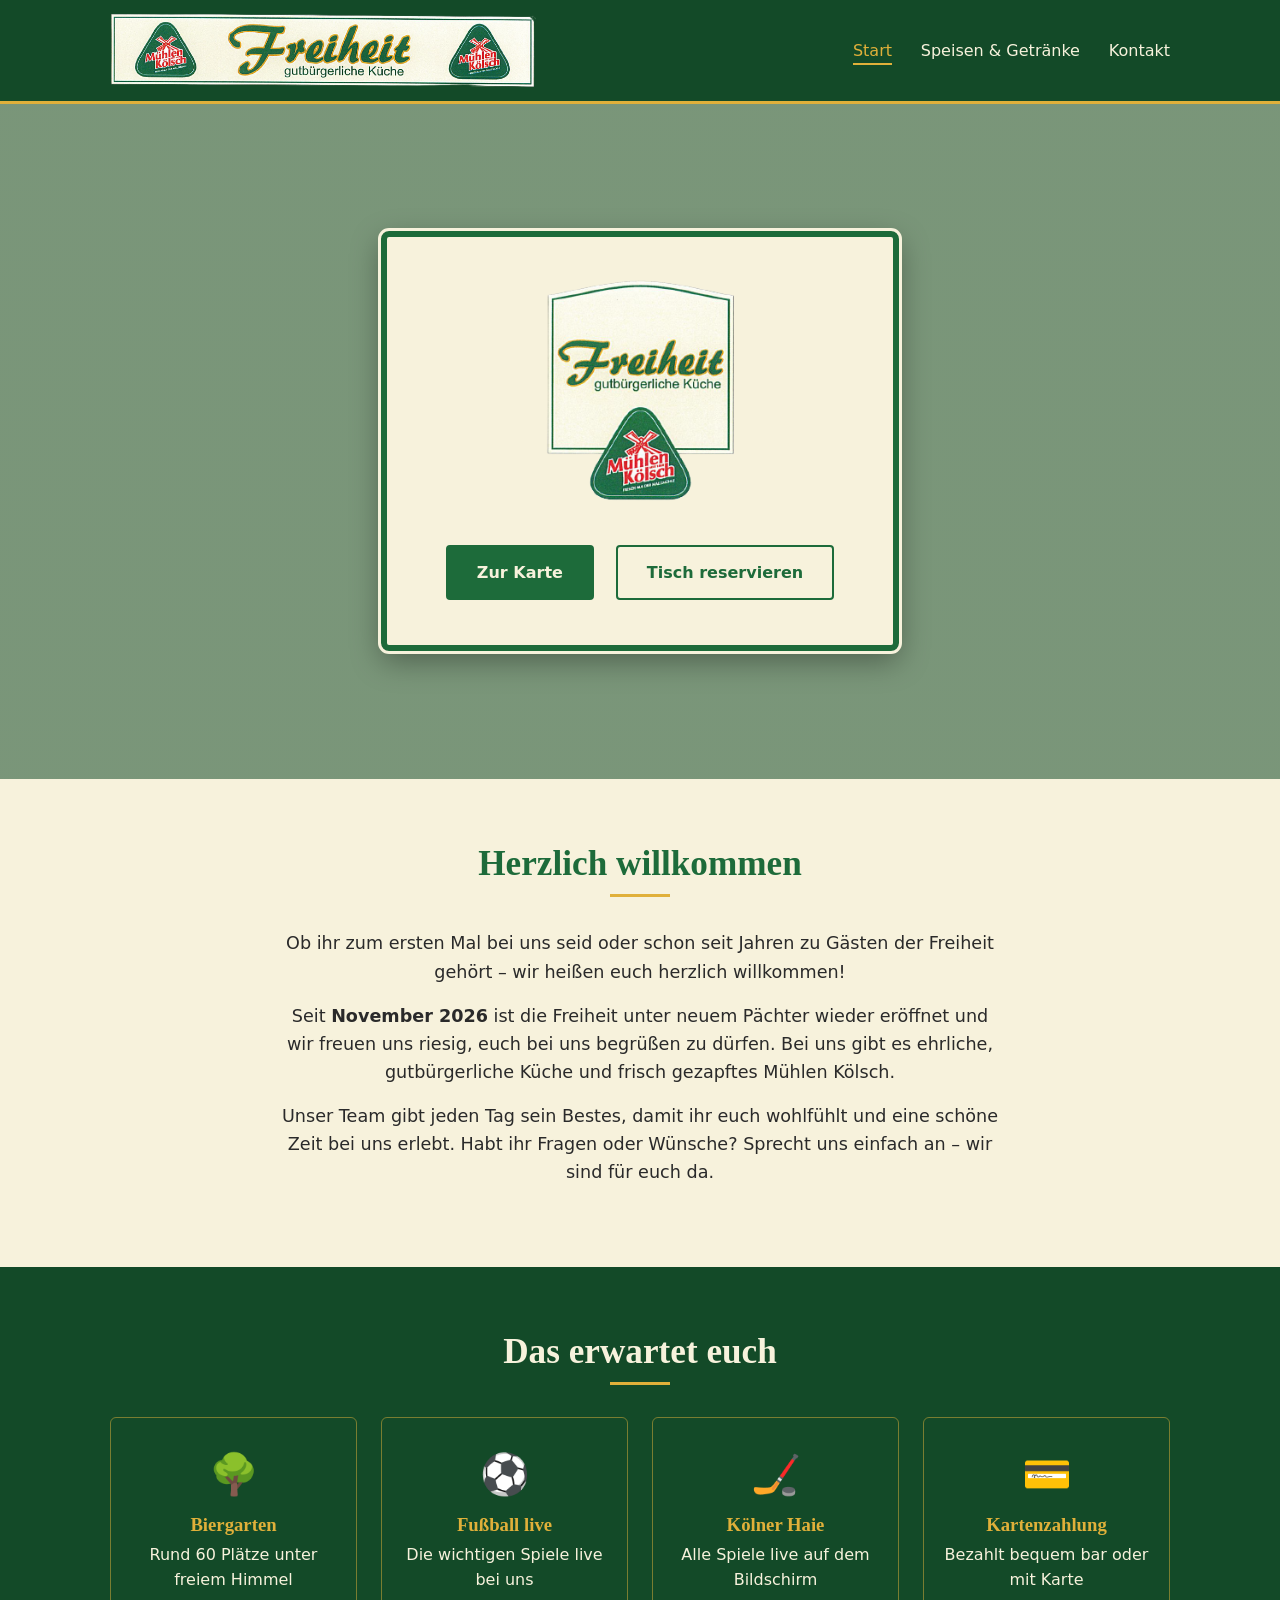
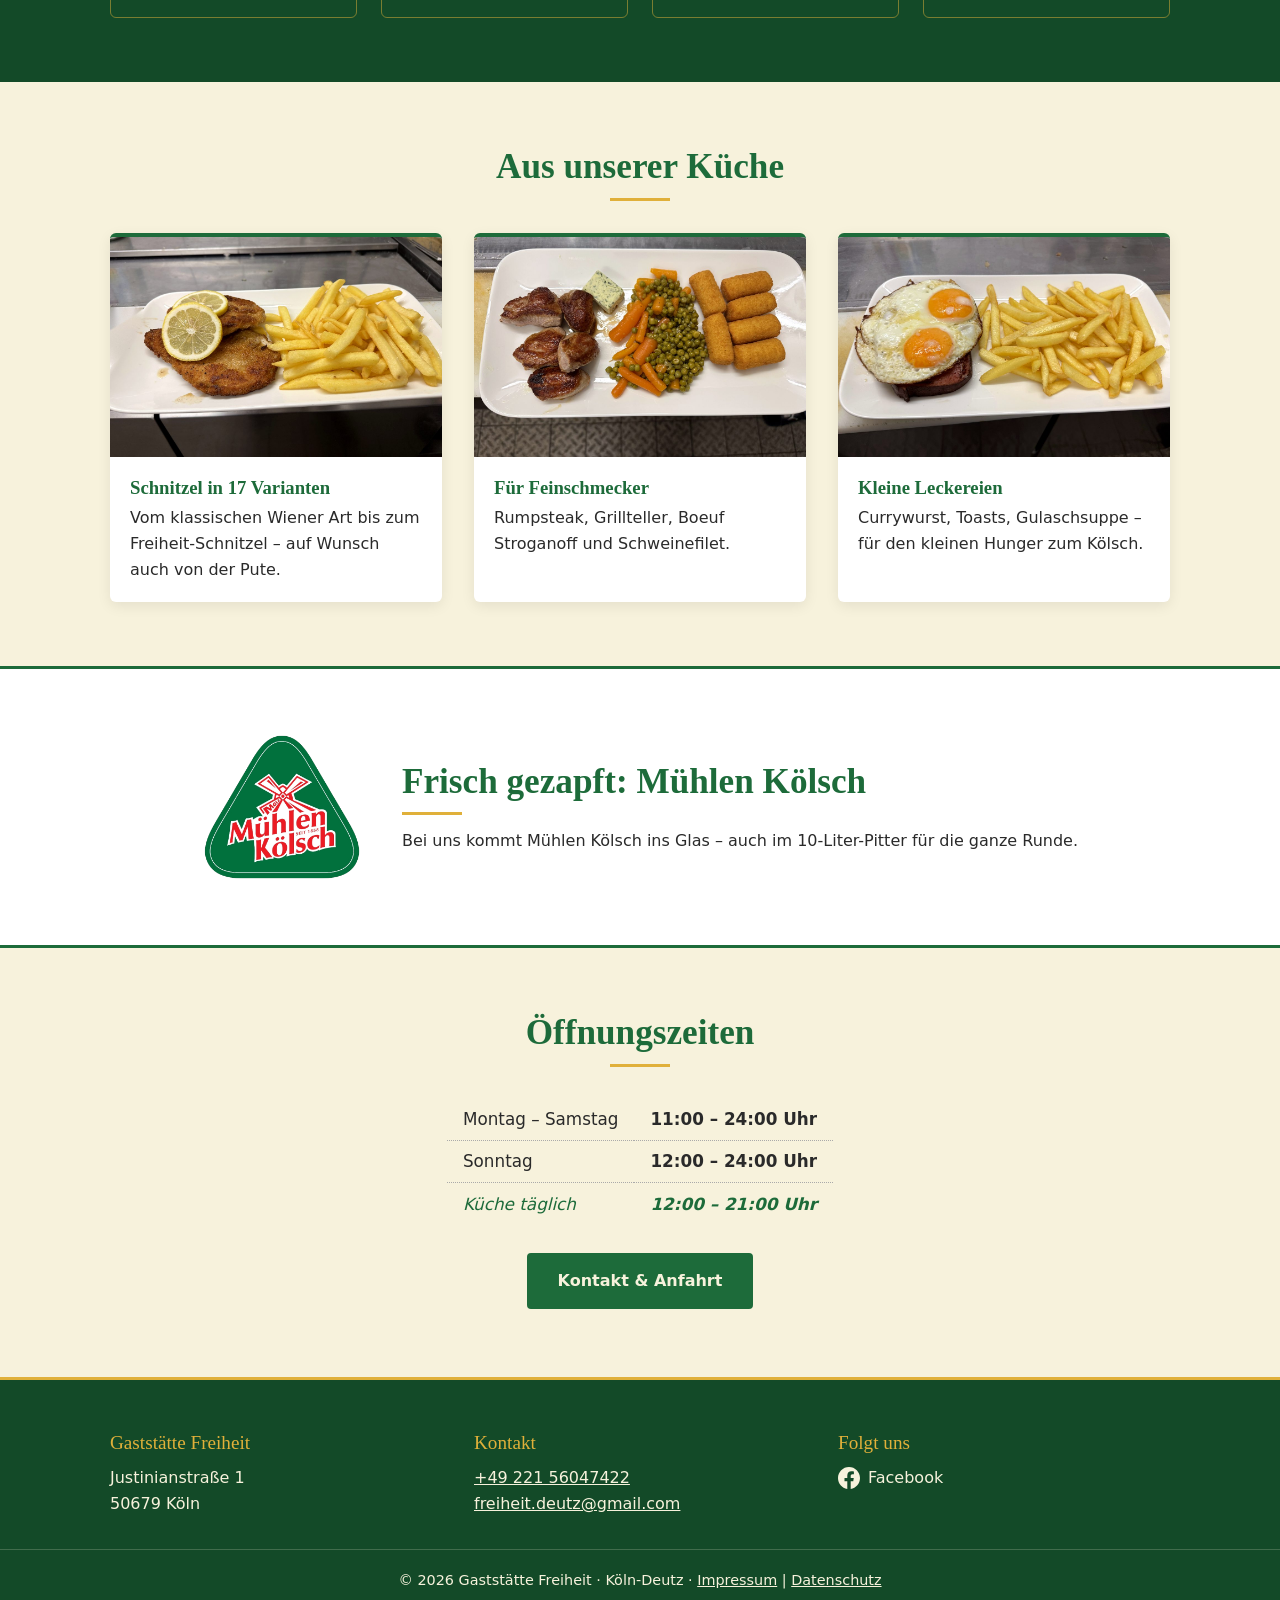
<file: index.html>
<!doctype html>
<html lang="de">
  <head>
    <meta charset="UTF-8" />
    <meta name="viewport" content="width=device-width, initial-scale=1.0" />
    <title>Freiheit – Gutbürgerliche Küche in Köln-Deutz</title>
    <meta
      name="description"
      content="Gaststätte Freiheit in Köln-Deutz: gutbürgerliche Küche, Mühlen Kölsch, Biergarten, Fußball und Kölner Haie live."
    />
    <link rel="stylesheet" href="css/style.css" />
  </head>
  <body>
    <header class="header">
      <nav class="container nav">
        <a href="index.html" class="logo"
          ><img src="img/schild.png" alt="Freiheit – gutbürgerliche Küche"
        /></a>
        <button class="menu-btn" aria-label="Menü öffnen">☰</button>
        <ul class="nav-links">
          <li><a href="index.html" class="aktiv">Start</a></li>
          <li><a href="karte.html">Speisen &amp; Getränke</a></li>
          <li><a href="kontakt.html">Kontakt</a></li>
        </ul>
      </nav>
    </header>

    <section class="hero">
      <div class="hero-schild">
        <img
          src="img/formschild.png"
          alt="Freiheit – gutbürgerliche Küche"
          class="hero-logo"
        />
        <div class="hero-buttons">
          <a href="karte.html" class="btn">Zur Karte</a>
          <a href="kontakt.html" class="btn btn-rand">Tisch reservieren</a>
        </div>
      </div>
    </section>

    <section class="section">
      <div class="container willkommen">
        <h2>Herzlich willkommen</h2>
        <p>
          Ob ihr zum ersten Mal bei uns seid oder schon seit Jahren zu Gästen
          der Freiheit gehört – wir heißen euch herzlich willkommen!
        </p>
        <p>
          Seit <strong>November 2026</strong> ist die Freiheit unter neuem
          Pächter wieder eröffnet und wir freuen uns riesig, euch bei uns
          begrüßen zu dürfen. Bei uns gibt es ehrliche, gutbürgerliche Küche und
          frisch gezapftes Mühlen Kölsch.
        </p>
        <p>
          Unser Team gibt jeden Tag sein Bestes, damit ihr euch wohlfühlt und
          eine schöne Zeit bei uns erlebt. Habt ihr Fragen oder Wünsche? Sprecht
          uns einfach an – wir sind für euch da.
        </p>
      </div>
    </section>

    <section class="section dunkel">
      <div class="container">
        <h2>Das erwartet euch</h2>
        <div class="vorteile">
          <div class="vorteil">
            <div class="icon">🌳</div>
            <h3>Biergarten</h3>
            <p>Rund 60 Plätze unter freiem Himmel</p>
          </div>
          <div class="vorteil">
            <div class="icon">⚽</div>
            <h3>Fußball live</h3>
            <p>Die wichtigen Spiele live bei uns</p>
          </div>
          <div class="vorteil">
            <div class="icon">🏒</div>
            <h3>Kölner Haie</h3>
            <p>Alle Spiele live auf dem Bildschirm</p>
          </div>
          <div class="vorteil">
            <div class="icon">💳</div>
            <h3>Kartenzahlung</h3>
            <p>Bezahlt bequem bar oder mit Karte</p>
          </div>
        </div>
      </div>
    </section>

    <section class="section">
      <div class="container">
        <h2>Aus unserer Küche</h2>
        <div class="grid">
          <div class="karte-box">
            <!-- Platzhalterbild: später ersetzen durch z. B. img/schnitzel.jpg -->
            <img src="img/schnitzel.jpg" alt="Schnitzel" />
            <div>
              <h3>Schnitzel in 17 Varianten</h3>
              <p>
                Vom klassischen Wiener Art bis zum Freiheit-Schnitzel – auf
                Wunsch auch von der Pute.
              </p>
            </div>
          </div>
          <div class="karte-box">
            <img src="img/feinschmecker.jpg" alt="Steak" />
            <div>
              <h3>Für Feinschmecker</h3>
              <p>Rumpsteak, Grillteller, Boeuf Stroganoff und Schweinefilet.</p>
            </div>
          </div>
          <div class="karte-box">
            <img src="img/leberkaese.jpg" alt="Gulaschsuppe" />
            <div>
              <h3>Kleine Leckereien</h3>
              <p>
                Currywurst, Toasts, Gulaschsuppe – für den kleinen Hunger zum
                Kölsch.
              </p>
            </div>
          </div>
        </div>
      </div>
    </section>

    <section class="section kölsch-band">
      <div class="container kölsch-inhalt">
        <img
          src="img/muehlen-koelsch-logo.png"
          alt="Mühlen Kölsch"
          class="muehlen-logo"
        />
        <div>
          <h2>Frisch gezapft: Mühlen Kölsch</h2>
          <p>
            Bei uns kommt Mühlen Kölsch ins Glas – auch im 10-Liter-Pitter für
            die ganze Runde.
          </p>
        </div>
      </div>
    </section>

    <section class="section">
      <div class="container zentriert">
        <h2>Öffnungszeiten</h2>
        <table class="zeiten">
          <tr>
            <td>Montag – Samstag</td>
            <td>11:00 – 24:00 Uhr</td>
          </tr>
          <tr>
            <td>Sonntag</td>
            <td>12:00 – 24:00 Uhr</td>
          </tr>
          <tr class="kueche">
            <td>Küche täglich</td>
            <td>12:00 – 21:00 Uhr</td>
          </tr>
        </table>
        <a href="kontakt.html" class="btn">Kontakt &amp; Anfahrt</a>
      </div>
    </section>

    <footer class="footer">
      <div class="container footer-grid">
        <div>
          <p class="footer-titel">Gaststätte Freiheit</p>
          <p>Justinianstraße 1<br />50679 Köln</p>
        </div>
        <div>
          <p class="footer-titel">Kontakt</p>
          <p>
            <a href="tel:+49 221 56047422">+49 221 56047422</a><br />
            <a href="mailto:freiheit.deutz@gmail.com"
              >freiheit.deutz@gmail.com</a
            >
          </p>
        </div>
        <div>
          <p class="footer-titel">Folgt uns</p>
          <!-- TODO: Facebook-Link hier eintragen -->
          <a
            href="https://www.facebook.com/profile.php?id=61596677500743"
            target="_blank"
            rel="noopener noreferrer"
            class="social"
            aria-label="Freiheit auf Facebook"
            ><svg viewBox="0 0 24 24" width="22" height="22" aria-hidden="true">
              <path
                fill="currentColor"
                d="M24 12.07C24 5.4 18.63 0 12 0S0 5.4 0 12.07C0 18.1 4.39 23.1 10.13 24v-8.44H7.08v-3.49h3.05V9.41c0-3.02 1.79-4.69 4.53-4.69 1.31 0 2.68.24 2.68.24v2.97h-1.51c-1.49 0-1.96.93-1.96 1.88v2.26h3.33l-.53 3.49h-2.8V24C19.61 23.1 24 18.1 24 12.07z"
              />
            </svg>
            Facebook</a
          >
        </div>
      </div>
      <p class="footer-unten">
        © <span id="jahr"></span> Gaststätte Freiheit · Köln-Deutz ·
        <a href="impressum.html">Impressum</a> |
        <a href="datenschutz.html">Datenschutz</a>
      </p>
    </footer>

    <script src="js/script.js"></script>
  </body>
</html>
</file>
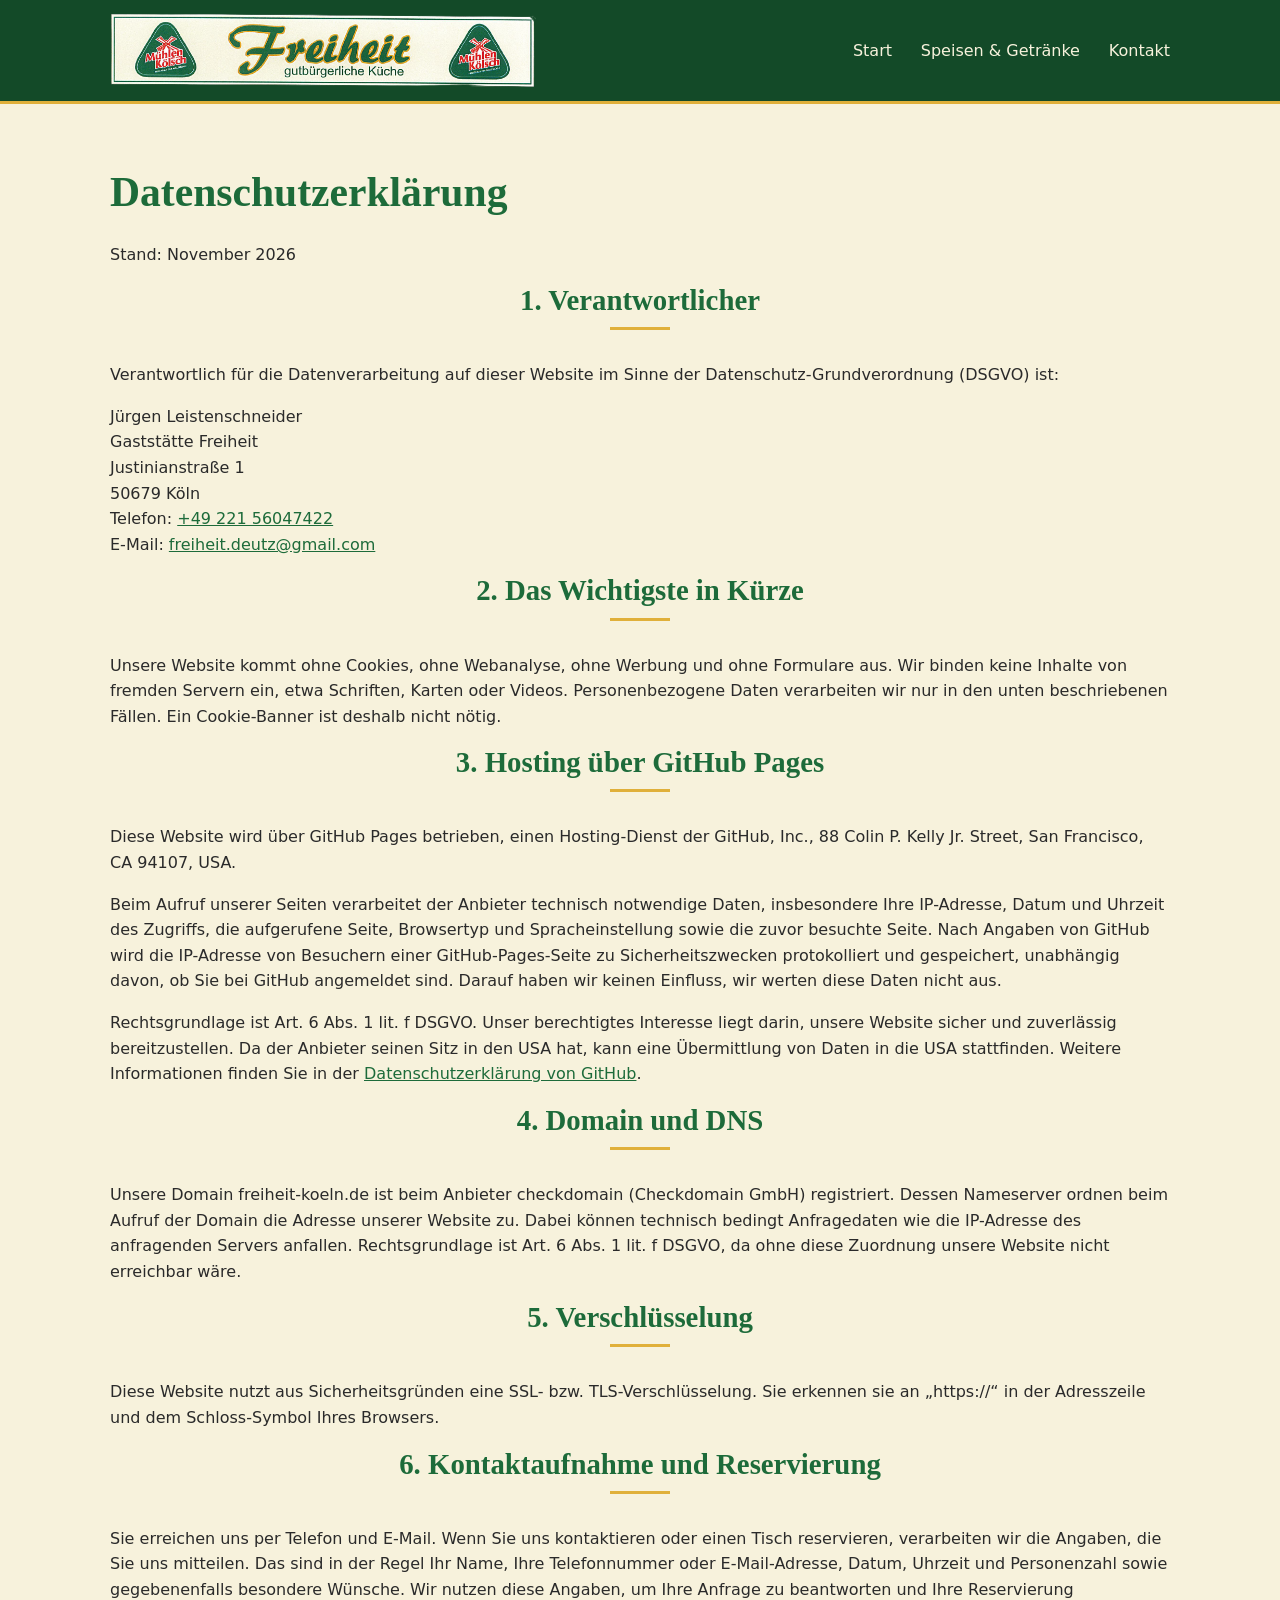
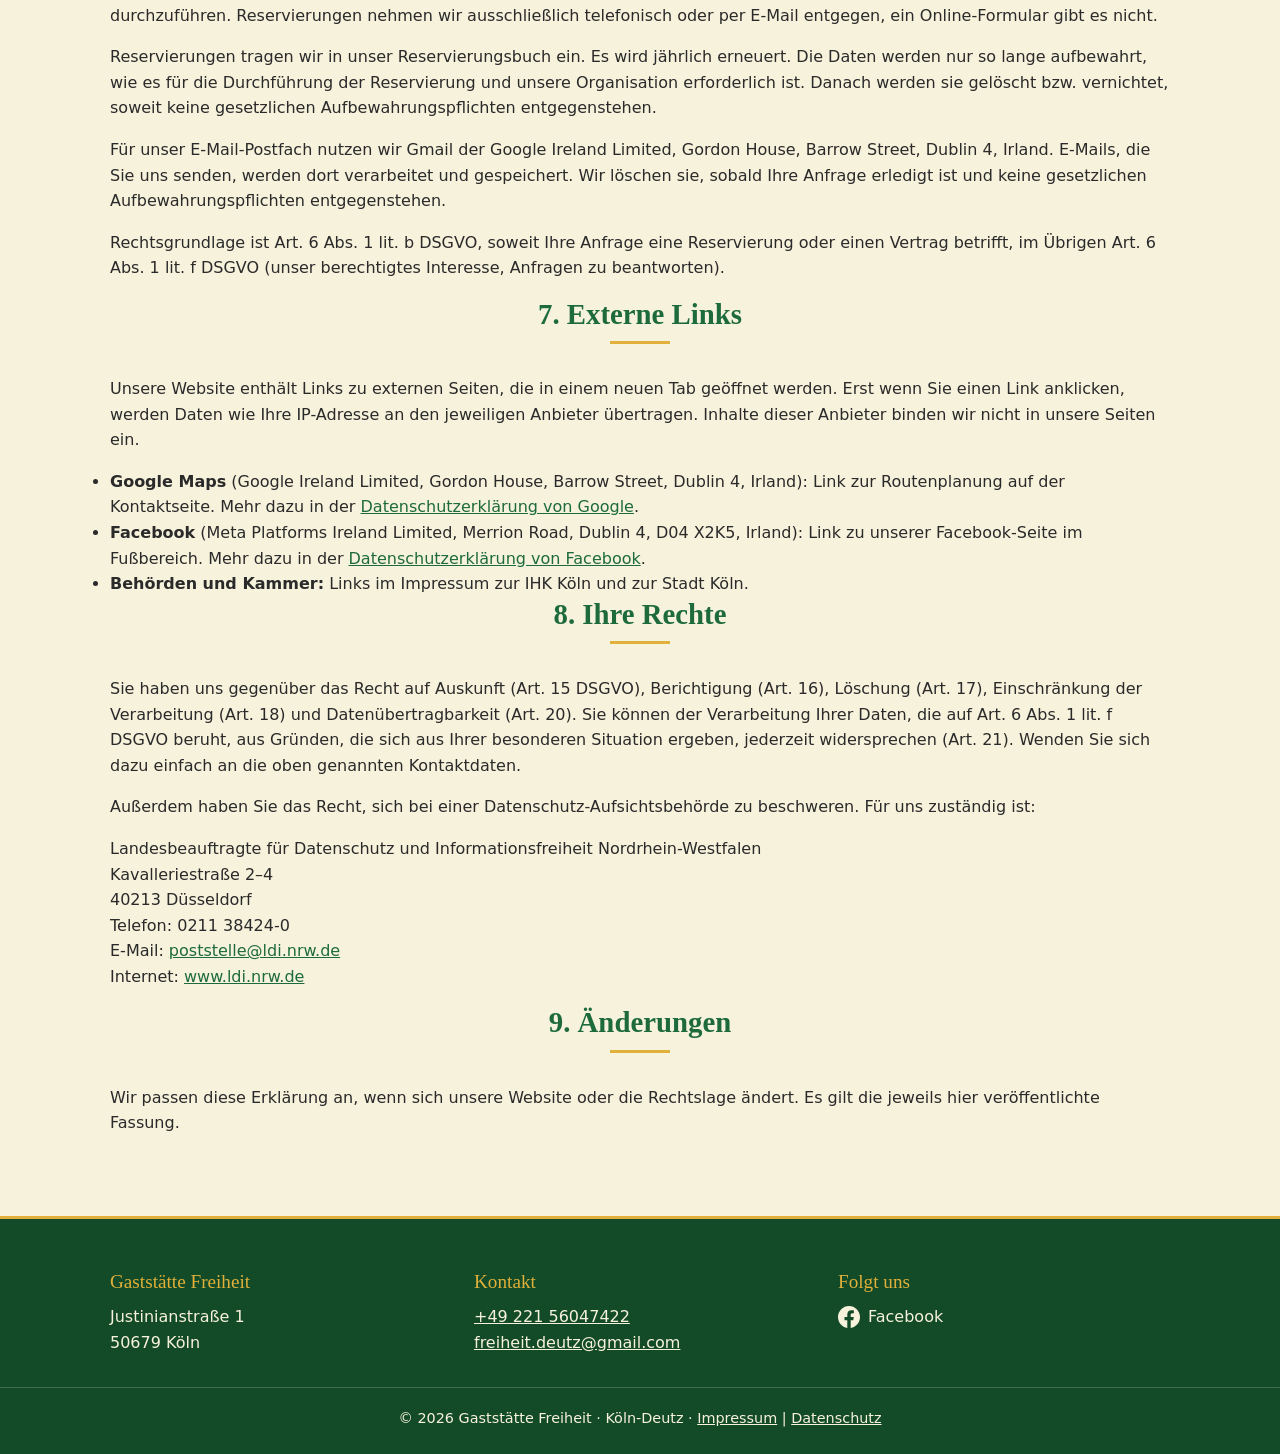
<file: datenschutz.html>
<!doctype html>
<html lang="de">
  <head>
    <meta charset="UTF-8" />
    <meta name="viewport" content="width=device-width, initial-scale=1.0" />
    <title>Datenschutz – Freiheit Köln</title>
    <meta
      name="description"
      content="Datenschutzerklärung der Gaststätte Freiheit in Köln"
    />
    <link rel="stylesheet" href="css/style.css" />
  </head>
  <body>
    <header class="header">
      <nav class="container nav">
        <a href="index.html" class="logo"
          ><img src="img/schild.png" alt="Freiheit – gutbürgerliche Küche"
        /></a>
        <button class="menu-btn" aria-label="Menü öffnen">☰</button>
        <ul class="nav-links">
          <li><a href="index.html">Start</a></li>
          <li><a href="karte.html">Speisen &amp; Getränke</a></li>
          <li><a href="kontakt.html">Kontakt</a></li>
        </ul>
      </nav>
    </header>

    <section class="section text-seite">
      <div class="container">
        <h1>Datenschutzerklärung</h1>
        <p>Stand: November 2026</p>

        <h2>1. Verantwortlicher</h2>
        <p>
          Verantwortlich für die Datenverarbeitung auf dieser Website im Sinne
          der Datenschutz-Grundverordnung (DSGVO) ist:
        </p>
        <p>
          Jürgen Leistenschneider<br />
          Gaststätte Freiheit<br />
          Justinianstraße 1<br />
          50679 Köln<br />
          Telefon: <a href="tel:+49 221 56047422">+49 221 56047422</a><br />
          E-Mail:
          <a href="mailto:freiheit.deutz@gmail.com">freiheit.deutz@gmail.com</a>
        </p>

        <h2>2. Das Wichtigste in Kürze</h2>
        <p>
          Unsere Website kommt ohne Cookies, ohne Webanalyse, ohne Werbung und
          ohne Formulare aus. Wir binden keine Inhalte von fremden Servern ein,
          etwa Schriften, Karten oder Videos. Personenbezogene Daten verarbeiten
          wir nur in den unten beschriebenen Fällen. Ein Cookie-Banner ist
          deshalb nicht nötig.
        </p>

        <h2>3. Hosting über GitHub Pages</h2>
        <p>
          Diese Website wird über GitHub Pages betrieben, einen Hosting-Dienst
          der GitHub, Inc., 88 Colin P. Kelly Jr. Street, San Francisco, CA
          94107, USA.
        </p>
        <p>
          Beim Aufruf unserer Seiten verarbeitet der Anbieter technisch
          notwendige Daten, insbesondere Ihre IP-Adresse, Datum und Uhrzeit des
          Zugriffs, die aufgerufene Seite, Browsertyp und Spracheinstellung
          sowie die zuvor besuchte Seite. Nach Angaben von GitHub wird die
          IP-Adresse von Besuchern einer GitHub-Pages-Seite zu
          Sicherheitszwecken protokolliert und gespeichert, unabhängig davon, ob
          Sie bei GitHub angemeldet sind. Darauf haben wir keinen Einfluss, wir
          werten diese Daten nicht aus.
        </p>
        <p>
          Rechtsgrundlage ist Art. 6 Abs. 1 lit. f DSGVO. Unser berechtigtes
          Interesse liegt darin, unsere Website sicher und zuverlässig
          bereitzustellen. Da der Anbieter seinen Sitz in den USA hat, kann eine
          Übermittlung von Daten in die USA stattfinden. Weitere Informationen
          finden Sie in der
          <a
            href="https://docs.github.com/en/site-policy/privacy-policies/github-general-privacy-statement"
            target="_blank"
            rel="noopener noreferrer"
            >Datenschutzerklärung von GitHub</a
          >.
        </p>

        <h2>4. Domain und DNS</h2>
        <p>
          Unsere Domain freiheit-koeln.de ist beim Anbieter checkdomain
          (Checkdomain GmbH) registriert. Dessen Nameserver ordnen beim Aufruf
          der Domain die Adresse unserer Website zu. Dabei können technisch
          bedingt Anfragedaten wie die IP-Adresse des anfragenden Servers
          anfallen. Rechtsgrundlage ist Art. 6 Abs. 1 lit. f DSGVO, da ohne
          diese Zuordnung unsere Website nicht erreichbar wäre.
        </p>

        <h2>5. Verschlüsselung</h2>
        <p>
          Diese Website nutzt aus Sicherheitsgründen eine SSL- bzw.
          TLS-Verschlüsselung. Sie erkennen sie an „https://“ in der Adresszeile
          und dem Schloss-Symbol Ihres Browsers.
        </p>

        <h2>6. Kontaktaufnahme und Reservierung</h2>
        <p>
          Sie erreichen uns per Telefon und E-Mail. Wenn Sie uns kontaktieren
          oder einen Tisch reservieren, verarbeiten wir die Angaben, die Sie uns
          mitteilen. Das sind in der Regel Ihr Name, Ihre Telefonnummer oder
          E-Mail-Adresse, Datum, Uhrzeit und Personenzahl sowie gegebenenfalls
          besondere Wünsche. Wir nutzen diese Angaben, um Ihre Anfrage zu
          beantworten und Ihre Reservierung durchzuführen. Reservierungen nehmen
          wir ausschließlich telefonisch oder per E-Mail entgegen, ein
          Online-Formular gibt es nicht.
        </p>
        <p>
          Reservierungen tragen wir in unser Reservierungsbuch ein. Es wird
          jährlich erneuert. Die Daten werden nur so lange aufbewahrt, wie es
          für die Durchführung der Reservierung und unsere Organisation
          erforderlich ist. Danach werden sie gelöscht bzw. vernichtet, soweit
          keine gesetzlichen Aufbewahrungspflichten entgegenstehen.
        </p>
        <p>
          Für unser E-Mail-Postfach nutzen wir Gmail der Google Ireland Limited,
          Gordon House, Barrow Street, Dublin 4, Irland. E-Mails, die Sie uns
          senden, werden dort verarbeitet und gespeichert. Wir löschen sie,
          sobald Ihre Anfrage erledigt ist und keine gesetzlichen
          Aufbewahrungspflichten entgegenstehen.
        </p>
        <p>
          Rechtsgrundlage ist Art. 6 Abs. 1 lit. b DSGVO, soweit Ihre Anfrage
          eine Reservierung oder einen Vertrag betrifft, im Übrigen Art. 6 Abs.
          1 lit. f DSGVO (unser berechtigtes Interesse, Anfragen zu
          beantworten).
        </p>

        <h2>7. Externe Links</h2>
        <p>
          Unsere Website enthält Links zu externen Seiten, die in einem neuen
          Tab geöffnet werden. Erst wenn Sie einen Link anklicken, werden Daten
          wie Ihre IP-Adresse an den jeweiligen Anbieter übertragen. Inhalte
          dieser Anbieter binden wir nicht in unsere Seiten ein.
        </p>
        <ul>
          <li>
            <strong>Google Maps</strong> (Google Ireland Limited, Gordon House,
            Barrow Street, Dublin 4, Irland): Link zur Routenplanung auf der
            Kontaktseite. Mehr dazu in der
            <a
              href="https://policies.google.com/privacy"
              target="_blank"
              rel="noopener noreferrer"
              >Datenschutzerklärung von Google</a
            >.
          </li>
          <li>
            <strong>Facebook</strong> (Meta Platforms Ireland Limited, Merrion
            Road, Dublin 4, D04 X2K5, Irland): Link zu unserer Facebook-Seite im
            Fußbereich. Mehr dazu in der
            <a
              href="https://www.facebook.com/privacy/policy"
              target="_blank"
              rel="noopener noreferrer"
              >Datenschutzerklärung von Facebook</a
            >.
          </li>
          <li>
            <strong>Behörden und Kammer:</strong> Links im Impressum zur IHK
            Köln und zur Stadt Köln.
          </li>
        </ul>

        <h2>8. Ihre Rechte</h2>
        <p>
          Sie haben uns gegenüber das Recht auf Auskunft (Art. 15 DSGVO),
          Berichtigung (Art. 16), Löschung (Art. 17), Einschränkung der
          Verarbeitung (Art. 18) und Datenübertragbarkeit (Art. 20). Sie können
          der Verarbeitung Ihrer Daten, die auf Art. 6 Abs. 1 lit. f DSGVO
          beruht, aus Gründen, die sich aus Ihrer besonderen Situation ergeben,
          jederzeit widersprechen (Art. 21). Wenden Sie sich dazu einfach an die
          oben genannten Kontaktdaten.
        </p>
        <p>
          Außerdem haben Sie das Recht, sich bei einer
          Datenschutz-Aufsichtsbehörde zu beschweren. Für uns zuständig ist:
        </p>
        <p>
          Landesbeauftragte für Datenschutz und Informationsfreiheit
          Nordrhein-Westfalen<br />
          Kavalleriestraße 2–4<br />
          40213 Düsseldorf<br />
          Telefon: 0211 38424-0<br />
          E-Mail:
          <a href="mailto:poststelle@ldi.nrw.de">poststelle@ldi.nrw.de</a><br />
          Internet:
          <a
            href="https://www.ldi.nrw.de"
            target="_blank"
            rel="noopener noreferrer"
            >www.ldi.nrw.de</a
          >
        </p>

        <h2>9. Änderungen</h2>
        <p>
          Wir passen diese Erklärung an, wenn sich unsere Website oder die
          Rechtslage ändert. Es gilt die jeweils hier veröffentlichte Fassung.
        </p>
      </div>
    </section>

    <footer class="footer">
      <div class="container footer-grid">
        <div>
          <p class="footer-titel">Gaststätte Freiheit</p>
          <p>Justinianstraße 1<br />50679 Köln</p>
        </div>
        <div>
          <p class="footer-titel">Kontakt</p>
          <p>
            <a href="tel:+49 221 56047422">+49 221 56047422</a><br />
            <a href="mailto:freiheit.deutz@gmail.com"
              >freiheit.deutz@gmail.com</a
            >
          </p>
        </div>
        <div>
          <p class="footer-titel">Folgt uns</p>
          <a
            href="https://www.facebook.com/profile.php?id=61596677500743"
            target="_blank"
            rel="noopener noreferrer"
            class="social"
            aria-label="Freiheit auf Facebook"
            ><svg viewBox="0 0 24 24" width="22" height="22" aria-hidden="true">
              <path
                fill="currentColor"
                d="M24 12.07C24 5.4 18.63 0 12 0S0 5.4 0 12.07C0 18.1 4.39 23.1 10.13 24v-8.44H7.08v-3.49h3.05V9.41c0-3.02 1.79-4.69 4.53-4.69 1.31 0 2.68.24 2.68.24v2.97h-1.51c-1.49 0-1.96.93-1.96 1.88v2.26h3.33l-.53 3.49h-2.8V24C19.61 23.1 24 18.1 24 12.07z"
              />
            </svg>
            Facebook</a
          >
        </div>
      </div>
      <p class="footer-unten">
        © <span id="jahr"></span> Gaststätte Freiheit · Köln-Deutz ·
        <a href="impressum.html">Impressum</a> |
        <a href="datenschutz.html">Datenschutz</a>
      </p>
    </footer>

    <script src="js/script.js"></script>
  </body>
</html>
</file>
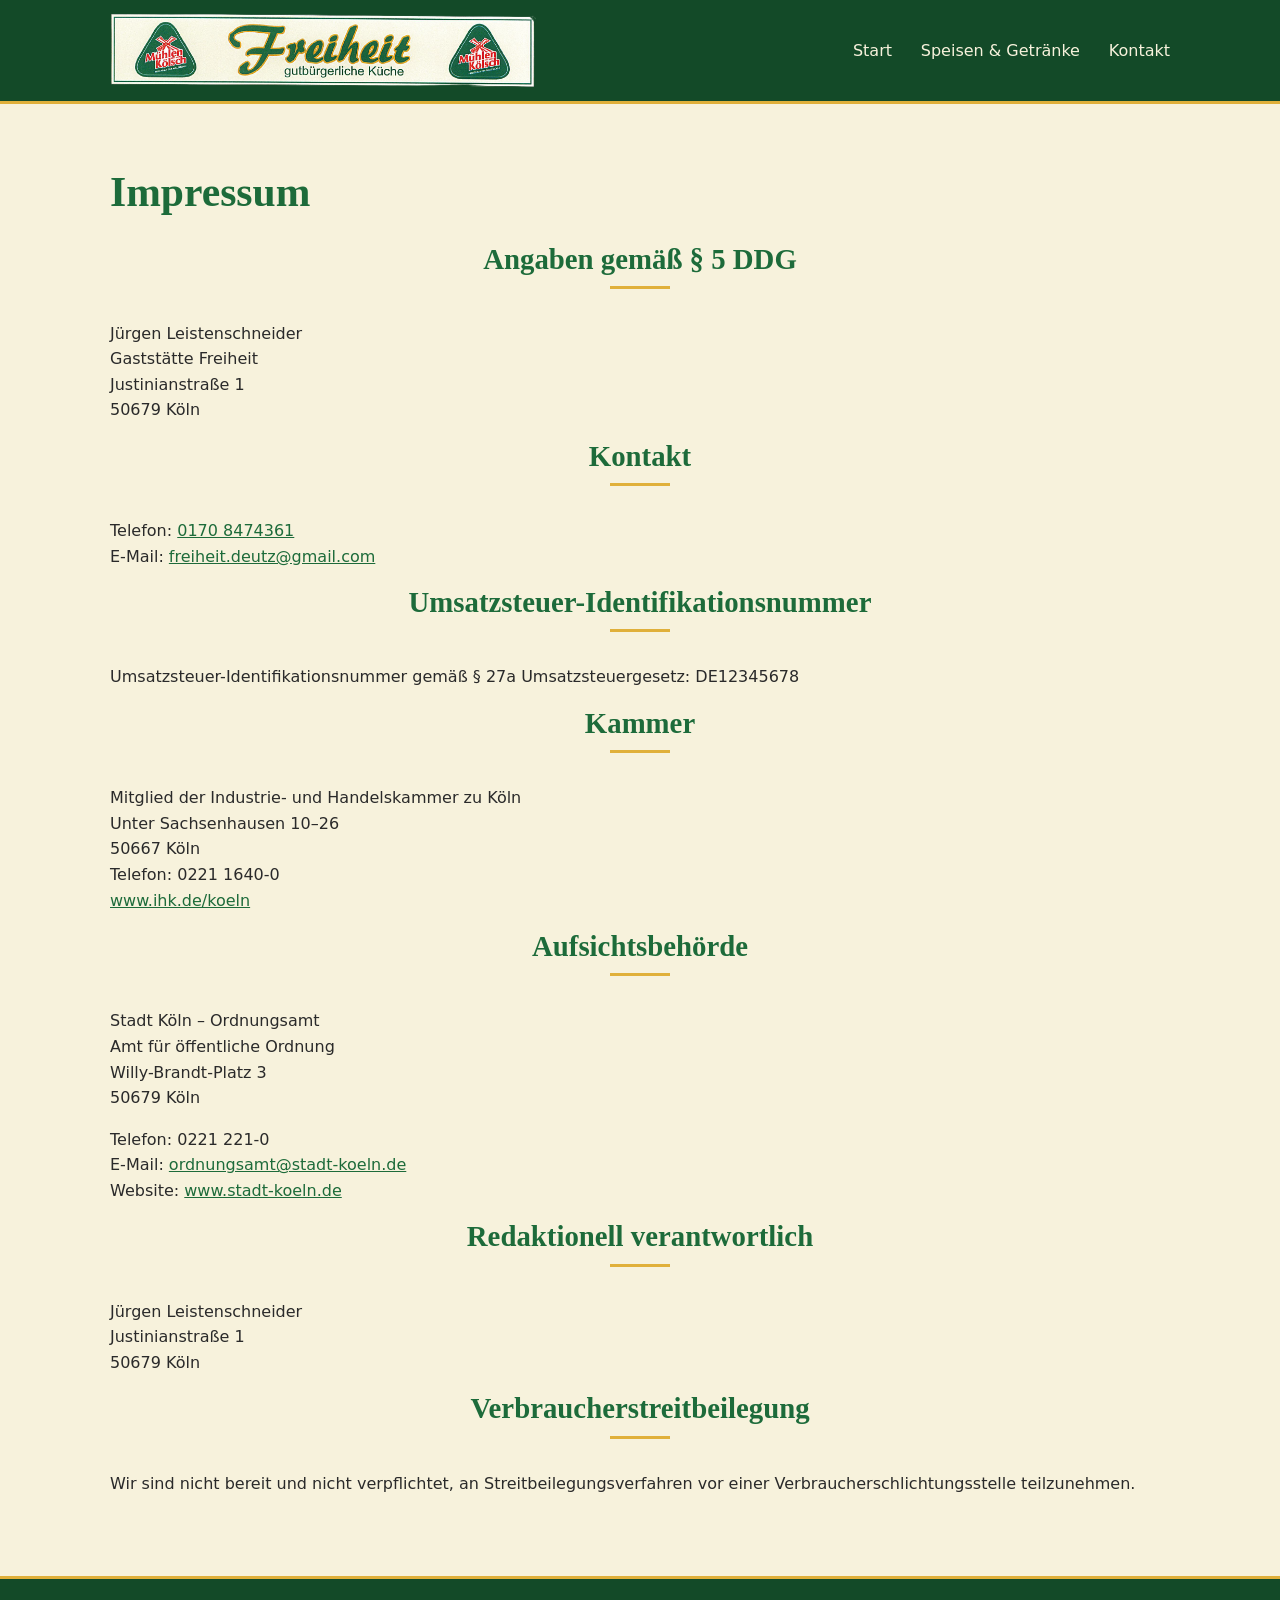
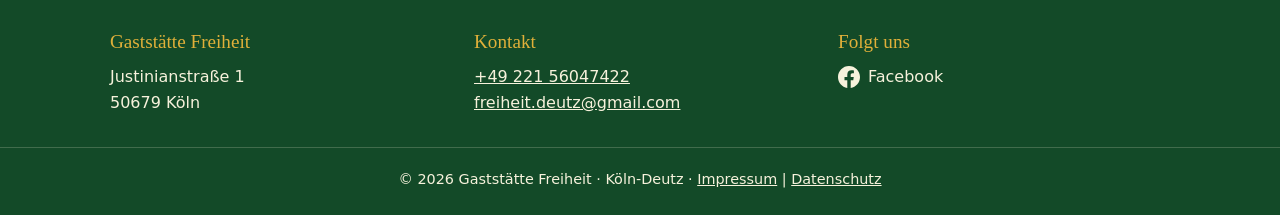
<file: impressum.html>
<!doctype html>
<html lang="de">
  <head>
    <meta charset="UTF-8" />
    <meta name="viewport" content="width=device-width, initial-scale=1.0" />
    <title>Impressum – Freiheit Köln</title>
    <meta name="description" content="Impressum" />
    <link rel="stylesheet" href="css/style.css" />
  </head>
  <body>
    <header class="header">
      <nav class="container nav">
        <a href="index.html" class="logo"
          ><img src="img/schild.png" alt="Freiheit – gutbürgerliche Küche"
        /></a>
        <button class="menu-btn" aria-label="Menü öffnen">☰</button>
        <ul class="nav-links">
          <li><a href="index.html">Start</a></li>
          <li><a href="karte.html">Speisen &amp; Getränke</a></li>
          <li><a href="kontakt.html">Kontakt</a></li>
        </ul>
      </nav>
    </header>

    <section class="section text-seite">
      <div class="container">
        <h1>Impressum</h1>

        <h2>Angaben gemäß § 5 DDG</h2>
        <p>
          Jürgen Leistenschneider<br />
          Gaststätte Freiheit<br />
          Justinianstraße 1<br />
          50679 Köln
        </p>

        <h2>Kontakt</h2>
        <p>
          Telefon: <a href="tel:+491708474361">0170 8474361</a><br />
          E-Mail:
          <a href="mailto:freiheit.deutz@gmail.com">freiheit.deutz@gmail.com</a>
        </p>

        <h2>Umsatzsteuer-Identifikationsnummer</h2>
        <p>
          Umsatzsteuer-Identifikationsnummer gemäß § 27a Umsatzsteuergesetz:
          DE12345678
        </p>

        <h2>Kammer</h2>
        <p>
          Mitglied der Industrie- und Handelskammer zu Köln<br />
          Unter Sachsenhausen 10–26<br />
          50667 Köln<br />
          Telefon: 0221 1640-0<br />
          <a href="https://www.ihk.de/koeln" target="_blank" rel="noopener"
            >www.ihk.de/koeln</a
          >
        </p>

        <h2>Aufsichtsbehörde</h2>
        <p>
          Stadt Köln – Ordnungsamt<br />
          Amt für öffentliche Ordnung<br />
          Willy-Brandt-Platz 3<br />
          50679 Köln
        </p>
        <p>
          Telefon: 0221 221-0<br />
          E-Mail:
          <a href="mailto:ordnungsamt@stadt-koeln.de"
            >ordnungsamt@stadt-koeln.de</a
          ><br />
          Website:
          <a
            href="https://www.stadt-koeln.de"
            target="_blank"
            rel="noopener noreferrer"
            >www.stadt-koeln.de</a
          >
        </p>

        <h2>Redaktionell verantwortlich</h2>
        <p>
          Jürgen Leistenschneider<br />
          Justinianstraße 1<br />
          50679 Köln
        </p>

        <h2>Verbraucherstreitbeilegung</h2>
        <p>
          Wir sind nicht bereit und nicht verpflichtet, an
          Streitbeilegungsverfahren vor einer Verbraucherschlichtungsstelle
          teilzunehmen.
        </p>
      </div>
    </section>

    <footer class="footer">
      <div class="container footer-grid">
        <div>
          <p class="footer-titel">Gaststätte Freiheit</p>
          <p>Justinianstraße 1<br />50679 Köln</p>
        </div>
        <div>
          <p class="footer-titel">Kontakt</p>
          <p>
            <a href="tel:+49 221 56047422">+49 221 56047422</a><br />
            <a href="mailto:freiheit.deutz@gmail.com"
              >freiheit.deutz@gmail.com</a
            >
          </p>
        </div>
        <div>
          <p class="footer-titel">Folgt uns</p>
          <!-- TODO: Facebook-Link hier eintragen -->
          <a
            href="https://www.facebook.com/profile.php?id=61596677500743"
            target="_blank"
            rel="noopener noreferrer"
            class="social"
            aria-label="Freiheit auf Facebook"
            ><svg viewBox="0 0 24 24" width="22" height="22" aria-hidden="true">
              <path
                fill="currentColor"
                d="M24 12.07C24 5.4 18.63 0 12 0S0 5.4 0 12.07C0 18.1 4.39 23.1 10.13 24v-8.44H7.08v-3.49h3.05V9.41c0-3.02 1.79-4.69 4.53-4.69 1.31 0 2.68.24 2.68.24v2.97h-1.51c-1.49 0-1.96.93-1.96 1.88v2.26h3.33l-.53 3.49h-2.8V24C19.61 23.1 24 18.1 24 12.07z"
              />
            </svg>
            Facebook</a
          >
        </div>
      </div>
      <p class="footer-unten">
        © <span id="jahr"></span> Gaststätte Freiheit · Köln-Deutz ·
        <a href="impressum.html">Impressum</a> |
        <a href="datenschutz.html">Datenschutz</a>
      </p>
    </footer>

    <script src="js/script.js"></script>
  </body>
</html>
</file>
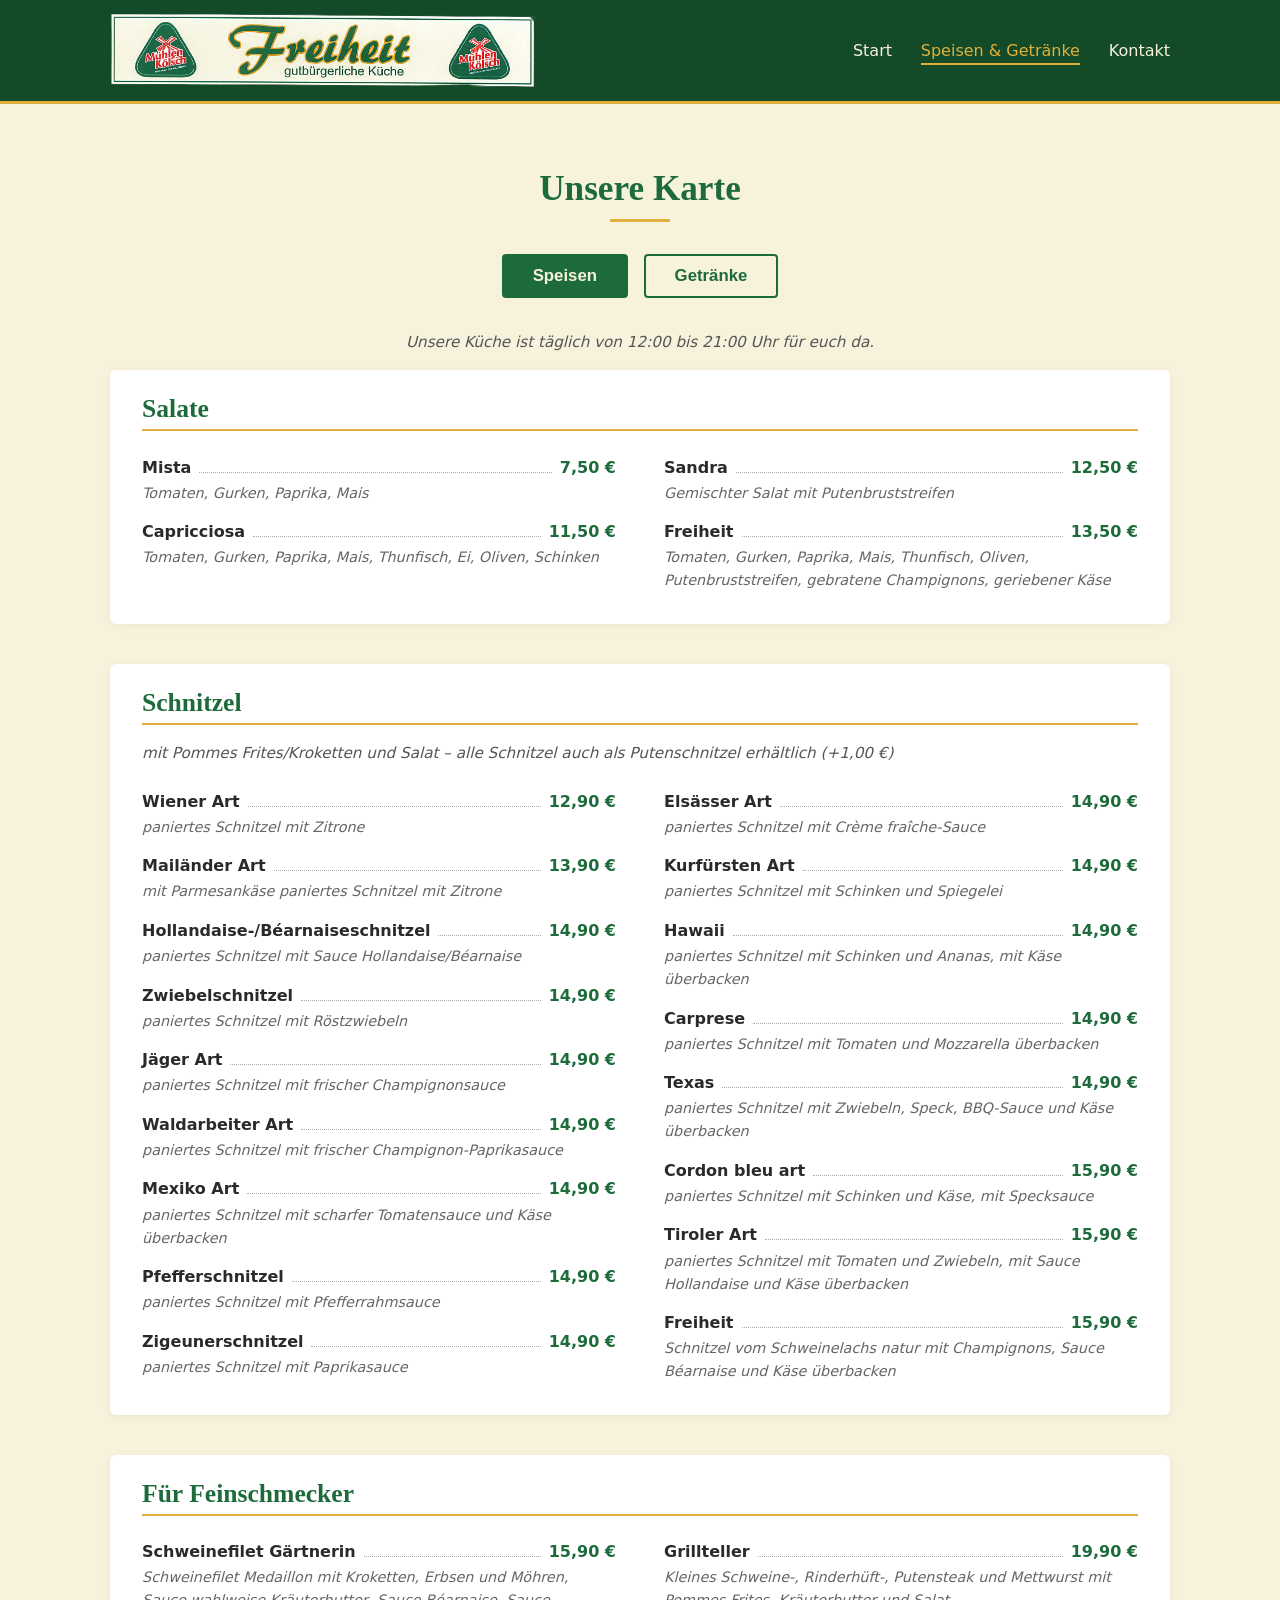
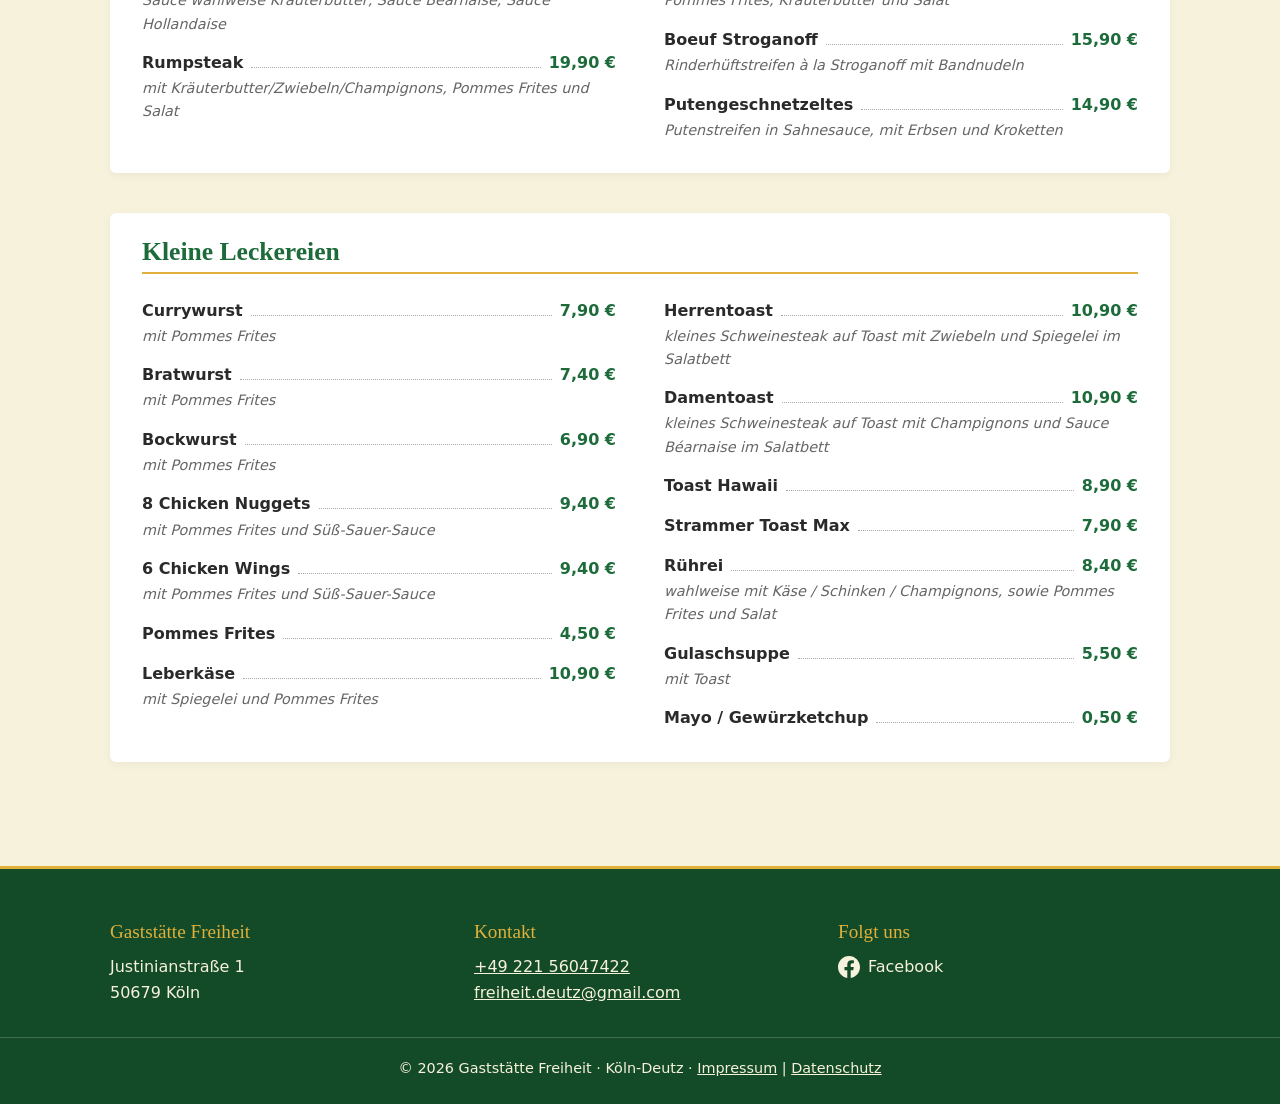
<file: karte.html>
<!doctype html>
<html lang="de">
  <head>
    <meta charset="UTF-8" />
    <meta name="viewport" content="width=device-width, initial-scale=1.0" />
    <title>Speisen &amp; Getränke – Freiheit Köln</title>
    <meta
      name="description"
      content="Speise- und Getränkekarte der Gaststätte Freiheit in Köln-Deutz."
    />
    <link rel="stylesheet" href="css/style.css" />
  </head>
  <body>
    <header class="header">
      <nav class="container nav">
        <a href="index.html" class="logo"
          ><img src="img/schild.png" alt="Freiheit – gutbürgerliche Küche"
        /></a>
        <button class="menu-btn" aria-label="Menü öffnen">☰</button>
        <ul class="nav-links">
          <li><a href="index.html">Start</a></li>
          <li><a href="karte.html" class="aktiv">Speisen &amp; Getränke</a></li>
          <li><a href="kontakt.html">Kontakt</a></li>
        </ul>
      </nav>
    </header>

    <section class="section">
      <div class="container">
        <h2>Unsere Karte</h2>

        <div class="tabs">
          <button class="tab aktiv" data-ziel="speisen">Speisen</button>
          <button class="tab" data-ziel="getraenke">Getränke</button>
        </div>

        <!-- ===== SPEISEN ===== -->
        <div id="speisen" class="tab-inhalt aktiv">
          <p class="hinweis zentriert">
            Unsere Küche ist täglich von 12:00 bis 21:00 Uhr für euch da.
          </p>
          <div class="kategorie">
            <h3>Salate</h3>
            <div class="spalten" id="salate"></div>
          </div>
          <div class="kategorie">
            <h3>Schnitzel</h3>
            <p class="hinweis">
              mit Pommes Frites/Kroketten und Salat – alle Schnitzel auch als
              Putenschnitzel erhältlich (+1,00 €)
            </p>
            <div class="spalten" id="schnitzel"></div>
          </div>
          <div class="kategorie">
            <h3>Für Feinschmecker</h3>
            <div class="spalten" id="feinschmecker"></div>
          </div>
          <div class="kategorie">
            <h3>Kleine Leckereien</h3>
            <div class="spalten" id="leckereien"></div>
          </div>
        </div>

        <!-- ===== GETRÄNKE ===== -->
        <div id="getraenke" class="tab-inhalt">
          <div class="kategorie">
            <h3 class="mit-logo">
              Biere
              <img src="img/muehlen-koelsch-logo.png" alt="Mühlen Kölsch" />
            </h3>
            <div class="spalten" id="biere"></div>
          </div>
          <div class="kategorie">
            <h3>Wein &amp; Sekt</h3>
            <div class="spalten" id="wein"></div>
          </div>
          <div class="kategorie">
            <h3>Alkoholfrei</h3>
            <div class="spalten" id="alkfrei"></div>
          </div>
          <div class="kategorie">
            <h3>Warme Getränke</h3>
            <div class="spalten" id="warm"></div>
          </div>
          <div class="kategorie">
            <h3>Spirituosen</h3>
            <div class="spalten" id="spirit"></div>
          </div>
        </div>
      </div>
    </section>

    <footer class="footer">
      <div class="container footer-grid">
        <div>
          <p class="footer-titel">Gaststätte Freiheit</p>
          <p>Justinianstraße 1<br />50679 Köln</p>
        </div>
        <div>
          <p class="footer-titel">Kontakt</p>
          <p>
            <a href="tel:+49 221 56047422">+49 221 56047422</a><br />
            <a href="mailto:freiheit.deutz@gmail.com"
              >freiheit.deutz@gmail.com</a
            >
          </p>
        </div>
        <div>
          <p class="footer-titel">Folgt uns</p>
          <!-- TODO: Facebook-Link hier eintragen -->
          <a
            href="https://www.facebook.com/profile.php?id=61596677500743"
            target="_blank"
            rel="noopener noreferrer"
            class="social"
            aria-label="Freiheit auf Facebook"
            ><svg viewBox="0 0 24 24" width="22" height="22" aria-hidden="true">
              <path
                fill="currentColor"
                d="M24 12.07C24 5.4 18.63 0 12 0S0 5.4 0 12.07C0 18.1 4.39 23.1 10.13 24v-8.44H7.08v-3.49h3.05V9.41c0-3.02 1.79-4.69 4.53-4.69 1.31 0 2.68.24 2.68.24v2.97h-1.51c-1.49 0-1.96.93-1.96 1.88v2.26h3.33l-.53 3.49h-2.8V24C19.61 23.1 24 18.1 24 12.07z"
              />
            </svg>
            Facebook</a
          >
        </div>
      </div>
      <p class="footer-unten">
        © <span id="jahr"></span> Gaststätte Freiheit · Köln-Deutz ·
        <a href="impressum.html">Impressum</a> |
        <a href="datenschutz.html">Datenschutz</a>
      </p>
    </footer>

    <script src="js/script.js"></script>
    <script>
      // =====================================================
      //  SPEISEN: [Name, Beschreibung, Preis]
      //  Preise oder Gerichte änderst du nur hier.
      // =====================================================
      const speisen = {
        salate: [
          ["Mista", "Tomaten, Gurken, Paprika, Mais", "7,50"],
          [
            "Capricciosa",
            "Tomaten, Gurken, Paprika, Mais, Thunfisch, Ei, Oliven, Schinken",
            "11,50",
          ],
          ["Sandra", "Gemischter Salat mit Putenbruststreifen", "12,50"],
          [
            "Freiheit",
            "Tomaten, Gurken, Paprika, Mais, Thunfisch, Oliven, Putenbruststreifen, gebratene Champignons, geriebener Käse",
            "13,50",
          ],
        ],
        schnitzel: [
          ["Wiener Art", "paniertes Schnitzel mit Zitrone", "12,90"],
          [
            "Mailänder Art",
            "mit Parmesankäse paniertes Schnitzel mit Zitrone",
            "13,90",
          ],
          [
            "Hollandaise-/Béarnaiseschnitzel",
            "paniertes Schnitzel mit Sauce Hollandaise/Béarnaise",
            "14,90",
          ],
          ["Zwiebelschnitzel", "paniertes Schnitzel mit Röstzwiebeln", "14,90"],
          [
            "Jäger Art",
            "paniertes Schnitzel mit frischer Champignonsauce",
            "14,90",
          ],
          [
            "Waldarbeiter Art",
            "paniertes Schnitzel mit frischer Champignon-Paprikasauce",
            "14,90",
          ],
          [
            "Mexiko Art",
            "paniertes Schnitzel mit scharfer Tomatensauce und Käse überbacken",
            "14,90",
          ],
          [
            "Pfefferschnitzel",
            "paniertes Schnitzel mit Pfefferrahmsauce",
            "14,90",
          ],
          [
            "Zigeunerschnitzel",
            "paniertes Schnitzel mit Paprikasauce",
            "14,90",
          ],
          [
            "Elsässer Art",
            "paniertes Schnitzel mit Crème fraîche-Sauce",
            "14,90",
          ],
          [
            "Kurfürsten Art",
            "paniertes Schnitzel mit Schinken und Spiegelei",
            "14,90",
          ],
          [
            "Hawaii",
            "paniertes Schnitzel mit Schinken und Ananas, mit Käse überbacken",
            "14,90",
          ],
          [
            "Carprese",
            "paniertes Schnitzel mit Tomaten und Mozzarella überbacken",
            "14,90",
          ],
          [
            "Texas",
            "paniertes Schnitzel mit Zwiebeln, Speck, BBQ-Sauce und Käse überbacken",
            "14,90",
          ],
          [
            "Cordon bleu art",
            "paniertes Schnitzel mit Schinken und Käse, mit Specksauce",
            "15,90",
          ],
          [
            "Tiroler Art",
            "paniertes Schnitzel mit Tomaten und Zwiebeln, mit Sauce Hollandaise und Käse überbacken",
            "15,90",
          ],
          [
            "Freiheit",
            "Schnitzel vom Schweinelachs natur mit Champignons, Sauce Béarnaise und Käse überbacken",
            "15,90",
          ],
        ],
        feinschmecker: [
          [
            "Schweinefilet Gärtnerin",
            "Schweinefilet Medaillon mit Kroketten, Erbsen und Möhren, Sauce wahlweise Kräuterbutter, Sauce Béarnaise, Sauce Hollandaise",
            "15,90",
          ],
          [
            "Rumpsteak",
            "mit Kräuterbutter/Zwiebeln/Champignons, Pommes Frites und Salat",
            "19,90",
          ],
          [
            "Grillteller",
            "Kleines Schweine-, Rinderhüft-, Putensteak und Mettwurst mit Pommes Frites, Kräuterbutter und Salat",
            "19,90",
          ],
          [
            "Boeuf Stroganoff",
            "Rinderhüftstreifen à la Stroganoff mit Bandnudeln",
            "15,90",
          ],
          [
            "Putengeschnetzeltes",
            "Putenstreifen in Sahnesauce, mit Erbsen und Kroketten",
            "14,90",
          ],
        ],
        leckereien: [
          ["Currywurst", "mit Pommes Frites", "7,90"],
          ["Bratwurst", "mit Pommes Frites", "7,40"],
          ["Bockwurst", "mit Pommes Frites", "6,90"],
          [
            "8 Chicken Nuggets",
            "mit Pommes Frites und Süß-Sauer-Sauce",
            "9,40",
          ],
          ["6 Chicken Wings", "mit Pommes Frites und Süß-Sauer-Sauce", "9,40"],
          ["Pommes Frites", "", "4,50"],
          ["Leberkäse", "mit Spiegelei und Pommes Frites", "10,90"],
          [
            "Herrentoast",
            "kleines Schweinesteak auf Toast mit Zwiebeln und Spiegelei im Salatbett",
            "10,90",
          ],
          [
            "Damentoast",
            "kleines Schweinesteak auf Toast mit Champignons und Sauce Béarnaise im Salatbett",
            "10,90",
          ],
          ["Toast Hawaii", "", "8,90"],
          ["Strammer Toast Max", "", "7,90"],
          [
            "Rührei",
            "wahlweise mit Käse / Schinken / Champignons, sowie Pommes Frites und Salat",
            "8,40",
          ],
          ["Gulaschsuppe", "mit Toast", "5,50"],
          ["Mayo / Gewürzketchup", "", "0,50"],
        ],
      };

      // =====================================================
      //  GETRÄNKE: [Name, Menge, Preis]
      // =====================================================
      const getraenke = {
        biere: [
          ["Mühlen Kölsch", "0,2 l", "2,10"],
          ["Mühlen frei", "0,33 l", "3,00"],
          ["Pitter", "10 l", "90,00"],
          ["Bitburger Pils", "0,33 l", "3,00"],
          ["Bitburger alkoholfrei", "0,33 l", "3,00"],
          ["Hofbräu Weizen", "0,5 l", "4,50"],
          ["Hofbräu alkoholfrei", "0,5 l", "4,50"],
          ["Vita Malz", "0,2 l", "2,10"],
        ],
        wein: [
          ["Airén", "0,2 l", "3,50"],
          ["Hambacher Schloss", "0,2 l", "5,00"],
          ["Weinschorle", "0,2 l", "3,50"],
          ["Rotwein", "0,2 l", "5,00"],
          ["Piccolo", "0,2 l", "6,00"],
          ["Sekt (Flasche)", "0,75 l", "20,00"],
          ["Aperol Spritz", "", "6,50"],
        ],
        alkfrei: [
          ["Apfelschorle", "0,2 l", "2,10"],
          ["Coca-Cola/Zero", "0,2 l", "2,10"],
          ["Fanta/Sprite", "0,2 l", "2,10"],
          ["Apfelsaft", "0,2 l", "2,10"],
          ["Orangensaft", "0,2 l", "2,10"],
          ["Gaffel Fassbrause", "0,33 l", "3,00"],
          ["Sprudelwasser", "0,2 l", "2,00"],
          ["Stilles Wasser", "0,2 l", "2,00"],
        ],
        warm: [
          ["Tasse Kaffee", "", "2,50"],
          ["Espresso", "", "2,10"],
          ["Tasse Tee", "", "2,50"],
        ],
        spirit: [
          ["Amaretto", "4 cl", "4,00"],
          ["Asbach Uralt", "4 cl", "4,00"],
          ["Apfelkorn", "2 cl", "2,10"],
          ["Aquavit Linie", "2 cl", "3,00"],
          ["Averna", "2 cl", "2,10"],
          ["Bacardi Rum", "4 cl", "4,00"],
          ["Baileys", "4 cl", "4,00"],
          ["Batida de Coco", "4 cl", "4,00"],
          ["Berliner Luft", "2 cl", "2,10"],
          ["Calvados", "2 cl", "2,50"],
          ["Captain Morgan", "4 cl", "4,00"],
          ["Eierlikör", "2 cl", "2,10"],
          ["Fernet Branca", "2 cl", "2,10"],
          ["Ficken", "2 cl", "2,10"],
          ["Fürst Bismarck", "2 cl", "2,10"],
          ["Genever", "2 cl", "2,10"],
          ["Gin", "2 cl", "3,50"],
          ["Grappa", "2 cl", "2,50"],
          ["Grüner", "2 cl", "2,10"],
          ["Havana", "4 cl", "4,00"],
          ["Jägermeister", "2 cl", "2,10"],
          ["Julischka", "2 cl", "2,10"],
          ["Kabänes", "2 cl", "2,10"],
          ["Feigling", "2 cl", "2,10"],
          ["Korn", "2 cl", "2,10"],
          ["Kümmerling", "2 cl", "2,10"],
          ["Lakritz", "2 cl", "2,10"],
          ["Limoncello", "2 cl", "2,50"],
          ["Malibu", "4 cl", "4,00"],
          ["Mariacron", "2 cl", "2,10"],
          ["Martini", "4 cl", "5,00"],
          ["Metaxa", "2 cl", "2,50"],
          ["Mexikaner", "2 cl", "2,10"],
          ["Obstler", "2 cl", "2,10"],
          ["Ouzo 12", "2 cl", "2,10"],
          ["Puschkin", "2 cl", "2,10"],
          ["Ramazotti", "2 cl", "2,50"],
          ["Sambuca", "2 cl", "2,10"],
          ["Schwesterherz", "2 cl", "2,10"],
          ["Tequila", "2 cl", "2,10"],
          ["Tunel", "2 cl", "2,10"],
          ["Underberg", "2 cl", "2,10"],
          ["Ballentines", "4 cl", "4,50"],
          ["Chivas", "4 cl", "6,50"],
          ["Jim Beam", "4 cl", "4,50"],
          ["Jack Daniels", "4 cl", "5,50"],
          ["Johnnie Walker", "4 cl", "4,50"],
          ["Veterano", "4 cl", "4,00"],
          ["Williams Christ", "2 cl", "2,10"],
          ["Wodka", "2 cl", "2,10"],
          ["43 mit Milch", "2 cl", "4,00"],
        ],
      };

      // Speisen ins HTML schreiben
      for (const [id, liste] of Object.entries(speisen)) {
        document.getElementById(id).innerHTML = liste
          .map(
            ([n, b, p]) => `
    <div class="gericht">
      <div class="eintrag"><span class="name">${n}</span><span class="punkte"></span><span class="preis">${p} €</span></div>
      ${b ? `<div class="beschreibung">${b}</div>` : ""}
    </div>`,
          )
          .join("");
      }

      // Getränke ins HTML schreiben
      for (const [id, liste] of Object.entries(getraenke)) {
        document.getElementById(id).innerHTML = liste
          .map(
            ([n, m, p]) => `
    <div class="eintrag"><span class="name">${n}</span><span class="menge">${m}</span>
      <span class="punkte"></span><span class="preis">${p} €</span></div>`,
          )
          .join("");
      }
    </script>
  </body>
</html>
</file>
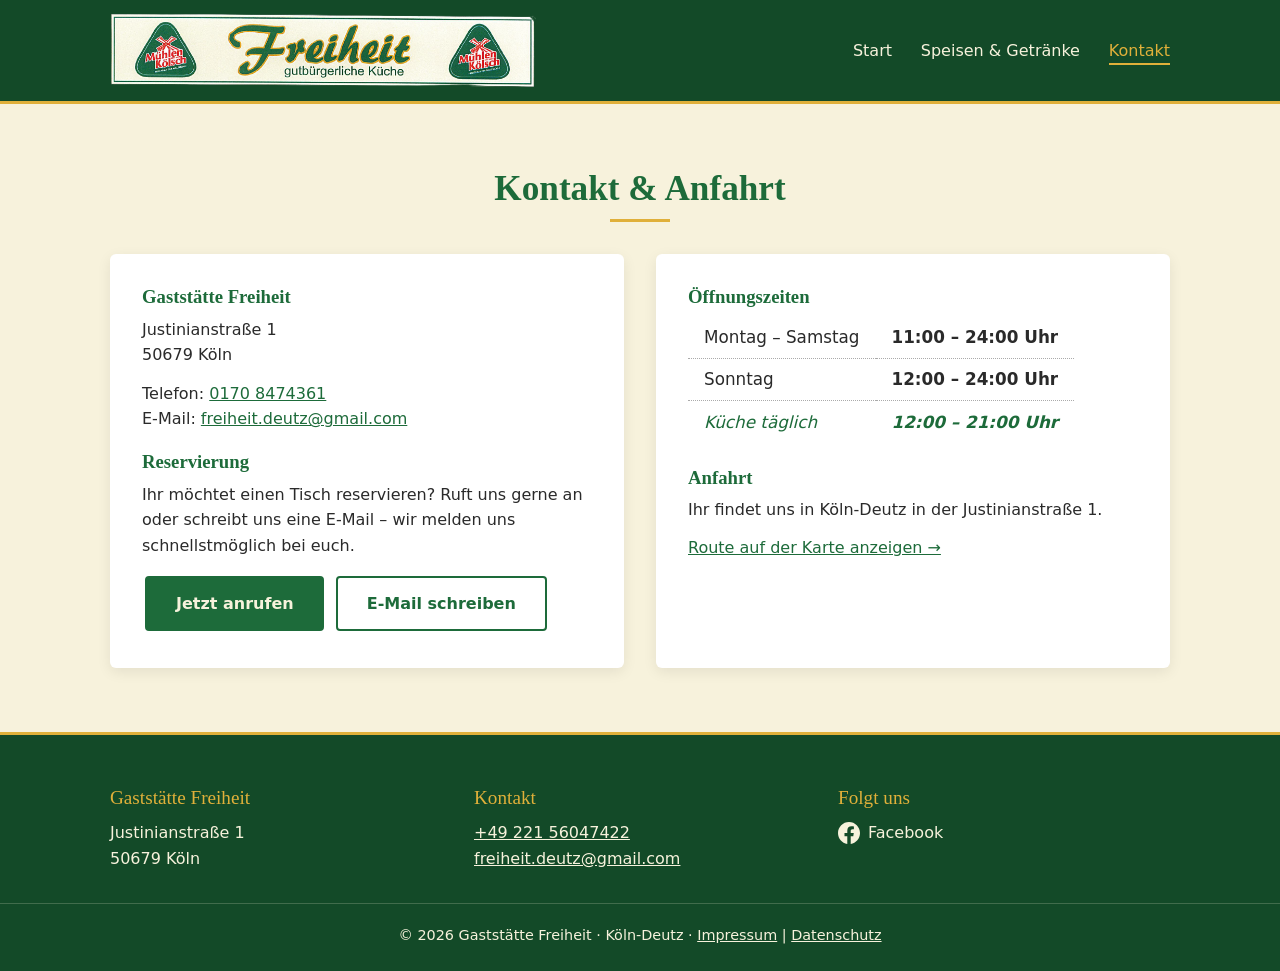
<file: kontakt.html>
<!doctype html>
<html lang="de">
  <head>
    <meta charset="UTF-8" />
    <meta name="viewport" content="width=device-width, initial-scale=1.0" />
    <title>Kontakt &amp; Anfahrt – Freiheit Köln</title>
    <meta
      name="description"
      content="Kontakt, Öffnungszeiten und Reservierung der Gaststätte Freiheit, Justinianstraße 1, 50679 Köln."
    />
    <link rel="stylesheet" href="css/style.css" />
  </head>
  <body>
    <header class="header">
      <nav class="container nav">
        <a href="index.html" class="logo"
          ><img src="img/schild.png" alt="Freiheit – gutbürgerliche Küche"
        /></a>
        <button class="menu-btn" aria-label="Menü öffnen">☰</button>
        <ul class="nav-links">
          <li><a href="index.html">Start</a></li>
          <li><a href="karte.html">Speisen &amp; Getränke</a></li>
          <li><a href="kontakt.html" class="aktiv">Kontakt</a></li>
        </ul>
      </nav>
    </header>

    <section class="section">
      <div class="container">
        <h2>Kontakt &amp; Anfahrt</h2>
        <div class="grid">
          <div class="info-box">
            <h3>Gaststätte Freiheit</h3>
            <p>Justinianstraße 1<br />50679 Köln</p>
            <p>
              Telefon: <a href="tel:+491708474361">0170 8474361</a><br />
              E-Mail:
              <a href="mailto:freiheit.deutz@gmail.com"
                >freiheit.deutz@gmail.com</a
              >
            </p>
            <h3>Reservierung</h3>
            <p>
              Ihr möchtet einen Tisch reservieren? Ruft uns gerne an oder
              schreibt uns eine E-Mail – wir melden uns schnellstmöglich bei
              euch.
            </p>
            <a href="tel:+491708474361" class="btn">Jetzt anrufen</a>
            <a
              href="mailto:freiheit.deutz@gmail.com?subject=Reservierung"
              class="btn btn-gruen-rand"
              >E-Mail schreiben</a
            >
          </div>
          <div class="info-box">
            <h3>Öffnungszeiten</h3>
            <table class="zeiten">
              <tr>
                <td>Montag – Samstag</td>
                <td>11:00 – 24:00 Uhr</td>
              </tr>
              <tr>
                <td>Sonntag</td>
                <td>12:00 – 24:00 Uhr</td>
              </tr>
              <tr class="kueche">
                <td>Küche täglich</td>
                <td>12:00 – 21:00 Uhr</td>
              </tr>
            </table>
            <h3>Anfahrt</h3>
            <p>Ihr findet uns in Köln-Deutz in der Justinianstraße 1.</p>
            <p>
              <a
                href="https://www.google.com/maps/place/Gastst%C3%A4tte+Freiheit/@50.9372053,6.9751512,17z/data=!3m1!4b1!4m6!3m5!1s0x47bf25ced8579761:0x7b667348f583bfa5!8m2!3d50.9372019!4d6.9777261!16s%2Fg%2F11c0pzjnbc"
                target="_blank"
                rel="noopener"
                >Route auf der Karte anzeigen →</a
              >
            </p>
          </div>
        </div>
      </div>
    </section>

    <footer class="footer">
      <div class="container footer-grid">
        <div>
          <p class="footer-titel">Gaststätte Freiheit</p>
          <p>Justinianstraße 1<br />50679 Köln</p>
        </div>
        <div>
          <p class="footer-titel">Kontakt</p>
          <p>
            <a href="tel:+49 221 56047422">+49 221 56047422</a><br />
            <a href="mailto:freiheit.deutz@gmail.com"
              >freiheit.deutz@gmail.com</a
            >
          </p>
        </div>
        <div>
          <p class="footer-titel">Folgt uns</p>
          <!-- TODO: Facebook-Link hier eintragen -->
          <a
            href="https://www.facebook.com/profile.php?id=61596677500743"
            target="_blank"
            rel="noopener noreferrer"
            class="social"
            aria-label="Freiheit auf Facebook"
            ><svg viewBox="0 0 24 24" width="22" height="22" aria-hidden="true">
              <path
                fill="currentColor"
                d="M24 12.07C24 5.4 18.63 0 12 0S0 5.4 0 12.07C0 18.1 4.39 23.1 10.13 24v-8.44H7.08v-3.49h3.05V9.41c0-3.02 1.79-4.69 4.53-4.69 1.31 0 2.68.24 2.68.24v2.97h-1.51c-1.49 0-1.96.93-1.96 1.88v2.26h3.33l-.53 3.49h-2.8V24C19.61 23.1 24 18.1 24 12.07z"
              />
            </svg>
            Facebook</a
          >
        </div>
      </div>
      <p class="footer-unten">
        © <span id="jahr"></span> Gaststätte Freiheit · Köln-Deutz ·
        <a href="impressum.html">Impressum</a> |
        <a href="datenschutz.html">Datenschutz</a>
      </p>
    </footer>

    <script src="js/script.js"></script>
  </body>
</html>
</file>
<file: css/style.css>
/* =====================================================
   Farben & Schriften – HIER zentral anpassen
   (vom Schild abgelesen, ungefähre Werte)
   ===================================================== */
:root {
  --gruen: #1d6b3a;
  --gruen-hell: #2a8a4c;
  --gruen-dunkel: #134a28;
  --creme: #f7f2dc;
  --gold: #e0b03a;
  --rot: #c8102e;
  --text: #2a2a2a;
  --schrift-titel: Georgia, "Times New Roman", serif;
  --schrift-text: system-ui, -apple-system, "Segoe UI", Roboto, sans-serif;
}

* {
  box-sizing: border-box;
  margin: 0;
  padding: 0;
}
html {
  scroll-behavior: smooth;
}
body {
  font-family: var(--schrift-text);
  color: var(--text);
  background: var(--creme);
  line-height: 1.6;
}
h1,
h2,
h3 {
  font-family: var(--schrift-titel);
  color: var(--gruen);
  line-height: 1.2;
}
a {
  color: var(--gruen);
}
img {
  max-width: 100%;
  display: block;
}
.container {
  max-width: 1100px;
  margin: 0 auto;
  padding: 0 1.25rem;
}
.zentriert {
  text-align: center;
}

/* ===== Navigation ===== */
.header {
  background: var(--gruen-dunkel);
  position: sticky;
  top: 0;
  z-index: 10;
  border-bottom: 3px solid var(--gold);
}
.nav {
  display: flex;
  justify-content: space-between;
  align-items: center;
  gap: 1.5rem;
  padding: 0.8rem 1.25rem;
  position: relative;
}

/* Logo im Header: Höhe frei wählbar, Form bleibt immer erhalten */
.logo {
  text-decoration: none;
  display: flex;
  align-items: center;
  min-width: 0;
  flex: 0 1 auto;
}
.logo img {
  height: 75px;
  width: auto;
  max-width: 100%;
  object-fit: contain;
  display: block;
}

.nav-links {
  display: flex;
  gap: 1.8rem;
  list-style: none;
}
.nav-links a {
  color: var(--creme);
  text-decoration: none;
  font-weight: 500;
  padding-bottom: 3px;
  white-space: nowrap;
}
.nav-links a:hover,
.nav-links a.aktiv {
  color: var(--gold);
  border-bottom: 2px solid var(--gold);
}

/* Burger-Menü: am PC versteckt, nur auf dem Handy sichtbar */
.menu-btn {
  display: none;
  background: none;
  border: none;
  color: var(--creme);
  font-size: 1.8rem;
  cursor: pointer;
  line-height: 1;
}

/* ===== Hero – sieht aus wie das Schild ===== */
.hero {
  min-height: 75vh;
  display: flex;
  align-items: center;
  justify-content: center;
  text-align: center;
  padding: 3rem 1.25rem;
  background: linear-gradient(rgba(19, 74, 40, 0.55), rgba(19, 74, 40, 0.55));
}
.hero-schild {
  background: var(--creme);
  border: 6px solid var(--gruen);
  outline: 3px solid var(--creme);
  border-radius: 8px;
  padding: 2.5rem 3.5rem;
  box-shadow: 0 10px 30px rgba(0, 0, 0, 0.35);
  max-width: 100%;
}
.hero-logo {
  width: min(200px, 70vw);
  margin: 0 auto 2rem;
}
.hero h1 {
  font-size: clamp(3.5rem, 11vw, 7rem);
  font-style: italic;
  font-weight: 900;
  color: var(--gruen);
  -webkit-text-stroke: 1px var(--gold);
  text-shadow: 3px 3px 0 var(--gold);
}
.hero p {
  font-family: var(--schrift-titel);
  font-size: 1.5rem;
  color: var(--gruen);
  margin: 0.3rem 0 1.8rem;
}
.hero-buttons {
  display: flex;
  gap: 1rem;
  justify-content: center;
  flex-wrap: wrap;
}

/* ===== Buttons ===== */
.btn {
  display: inline-block;
  padding: 0.8rem 1.8rem;
  margin: 0.3rem 0.2rem;
  background: var(--gruen);
  color: var(--creme);
  text-decoration: none;
  border: 2px solid var(--gruen);
  border-radius: 4px;
  font-weight: 600;
  transition: all 0.2s;
}
.btn:hover {
  background: var(--gold);
  border-color: var(--gold);
  color: var(--gruen-dunkel);
}
.btn-rand,
.btn-gruen-rand {
  background: transparent;
  color: var(--gruen);
}

/* ===== Abschnitte ===== */
.section {
  padding: 4rem 0;
}
.section h2 {
  font-size: 2.2rem;
  text-align: center;
  margin-bottom: 2rem;
}
.section h2::after {
  content: "";
  display: block;
  width: 60px;
  height: 3px;
  background: var(--gold);
  margin: 0.6rem auto 0;
}
.willkommen {
  max-width: 760px;
  text-align: center;
  font-size: 1.1rem;
}
.willkommen p {
  margin-bottom: 1rem;
}

.dunkel {
  background: var(--gruen-dunkel);
  color: var(--creme);
}
.dunkel h2,
.dunkel h3 {
  color: var(--creme);
}
.vorteile {
  display: grid;
  grid-template-columns: repeat(auto-fit, minmax(200px, 1fr));
  gap: 1.5rem;
}
.vorteil {
  text-align: center;
  padding: 1.5rem 1rem;
  border: 1px solid rgba(224, 176, 58, 0.5);
  border-radius: 6px;
}
.vorteil .icon {
  font-size: 2.5rem;
  margin-bottom: 0.5rem;
}
.vorteil h3 {
  color: var(--gold) !important;
  margin-bottom: 0.3rem;
}

.grid {
  display: grid;
  grid-template-columns: repeat(auto-fit, minmax(280px, 1fr));
  gap: 2rem;
}
.karte-box {
  background: #fff;
  border-radius: 6px;
  overflow: hidden;
  box-shadow: 0 4px 14px rgba(0, 0, 0, 0.08);
  border-top: 4px solid var(--gruen);
}
.karte-box > div {
  padding: 1.25rem;
}
.karte-box h3 {
  margin-bottom: 0.4rem;
}
/* Bilder in den Kacheln einheitlich zuschneiden */
.karte-box img {
  width: 100%;
  height: 220px;
  object-fit: cover;
}

/* Mühlen-Band */
.kölsch-band {
  background: #fff;
  border-top: 3px solid var(--gruen);
  border-bottom: 3px solid var(--gruen);
}
.kölsch-inhalt {
  display: flex;
  align-items: center;
  justify-content: center;
  gap: 2.5rem;
  flex-wrap: wrap;
}
.kölsch-inhalt h2 {
  text-align: left;
  margin-bottom: 0.8rem;
}
.kölsch-inhalt h2::after {
  margin-left: 0;
}
.muehlen-logo {
  width: 160px;
}

/* Öffnungszeiten */
.zeiten {
  margin: 0 auto 1.5rem;
  border-collapse: collapse;
  font-size: 1.05rem;
}
.zeiten td {
  padding: 0.45rem 1rem;
  border-bottom: 1px dotted #aaa;
  text-align: left;
}
.zeiten td:last-child {
  font-weight: 600;
  text-align: right;
}
.zeiten .kueche td {
  color: var(--gruen);
  font-style: italic;
  border-bottom: none;
}

/* Kontakt */
.info-box {
  background: #fff;
  padding: 2rem;
  border-radius: 6px;
  box-shadow: 0 4px 14px rgba(0, 0, 0, 0.08);
}
.info-box h3 {
  margin: 1.2rem 0 0.5rem;
}
.info-box h3:first-child {
  margin-top: 0;
}
.info-box p {
  margin-bottom: 0.8rem;
}
.info-box .zeiten {
  margin-left: 0;
}

/* ===== Speise- & Getränkekarte ===== */
.tabs {
  display: flex;
  justify-content: center;
  gap: 1rem;
  margin-bottom: 2rem;
}
.tab {
  padding: 0.6rem 1.8rem;
  border: 2px solid var(--gruen);
  background: none;
  font-size: 1.05rem;
  cursor: pointer;
  border-radius: 4px;
  color: var(--gruen);
  font-weight: 600;
}
.tab.aktiv,
.tab:hover {
  background: var(--gruen);
  color: var(--creme);
}
.tab-inhalt {
  display: none;
}
.tab-inhalt.aktiv {
  display: block;
}

.kategorie {
  margin-bottom: 2.5rem;
  background: #fff;
  padding: 1.5rem 2rem;
  border-radius: 6px;
  box-shadow: 0 2px 10px rgba(0, 0, 0, 0.05);
}
.kategorie h3 {
  border-bottom: 2px solid var(--gold);
  padding-bottom: 0.3rem;
  margin-bottom: 1rem;
  font-size: 1.6rem;
}
.mit-logo {
  display: flex;
  align-items: center;
  justify-content: space-between;
  gap: 1rem;
}
.mit-logo img {
  height: 48px;
  width: auto;
}
.hinweis {
  font-style: italic;
  font-size: 0.95rem;
  margin-bottom: 1rem;
  color: #555;
}
.eintrag {
  display: flex;
  align-items: baseline;
  gap: 0.5rem;
  padding: 0.3rem 0;
}
.eintrag .name {
  font-weight: 600;
}
.eintrag .menge {
  color: #777;
  font-size: 0.9rem;
}
.eintrag .punkte {
  flex: 1;
  border-bottom: 1px dotted #aaa;
}
.eintrag .preis {
  font-weight: 600;
  white-space: nowrap;
  color: var(--gruen);
}
.spalten {
  columns: 2 320px;
  column-gap: 3rem;
}
.spalten .eintrag {
  break-inside: avoid;
}
.gericht {
  padding: 0.45rem 0;
  break-inside: avoid;
}
.gericht .eintrag {
  padding: 0;
}
.gericht .beschreibung {
  font-size: 0.9rem;
  color: #666;
  font-style: italic;
  margin-top: 0.1rem;
}

/* ===== Footer ===== */
.footer {
  background: var(--gruen-dunkel);
  color: var(--creme);
  padding: 3rem 0 1.5rem;
  border-top: 3px solid var(--gold);
}
.footer-grid {
  display: grid;
  grid-template-columns: repeat(auto-fit, minmax(200px, 1fr));
  gap: 2rem;
  margin-bottom: 2rem;
}
.footer-titel {
  font-family: var(--schrift-titel);
  color: var(--gold);
  font-size: 1.2rem;
  margin-bottom: 0.4rem;
}
.footer a {
  color: var(--creme);
}
.footer a:hover {
  color: var(--gold);
}
.social {
  display: inline-flex;
  align-items: center;
  gap: 0.5rem;
  text-decoration: none;
}
.footer-unten {
  text-align: center;
  font-size: 0.9rem;
  border-top: 1px solid rgba(247, 242, 220, 0.2);
  padding-top: 1.2rem;
}

/* ===== Textseiten ===== */
.text-seite {
  min-height: 50vh;
}
.text-seite h1 {
  margin-bottom: 1.5rem;
}
.text-seite p {
  margin-bottom: 1rem;
}

/* ===== Tablet ===== */
@media (max-width: 900px) {
  .logo img {
    height: 60px;
  }
  .nav {
    gap: 1rem;
  }
  .nav-links {
    gap: 1.1rem;
  }
}

/* ===== Handy ===== */
@media (max-width: 768px) {
  .menu-btn {
    display: block;
  }
  .nav-links {
    display: none;
    position: absolute;
    top: 100%;
    left: 0;
    right: 0;
    flex-direction: column;
    background: var(--gruen-dunkel);
    padding: 1rem 1.25rem;
    gap: 1rem;
    border-bottom: 3px solid var(--gold);
  }
  .nav-links.offen {
    display: flex;
  }
  .logo img {
    height: 48px;
  }
  .hero-schild {
    padding: 2rem 1.5rem;
  }
  .hero-buttons {
    flex-direction: column;
    align-items: stretch;
  }
  .hero-buttons .btn {
    margin: 0.2rem 0;
  }
  .kategorie {
    padding: 1.2rem;
  }
  .kölsch-inhalt {
    text-align: center;
  }
  .kölsch-inhalt h2 {
    text-align: center;
  }
  .kölsch-inhalt h2::after {
    margin: 0.6rem auto 0;
  }
}

/* ===== Handy-Fix: lange Wörter in Überschriften ===== */
h1,
h2,
h3 {
  overflow-wrap: break-word;
  hyphens: auto;
}
.text-seite h1 {
  font-size: clamp(1.4rem, 6.5vw, 2.6rem);
}
.text-seite h2 {
  font-size: clamp(1.2rem, 5vw, 1.8rem);
}
@media (max-width: 768px) {
  .section h2 {
    font-size: clamp(1.4rem, 6vw, 2.2rem);
  }
}
</file>
